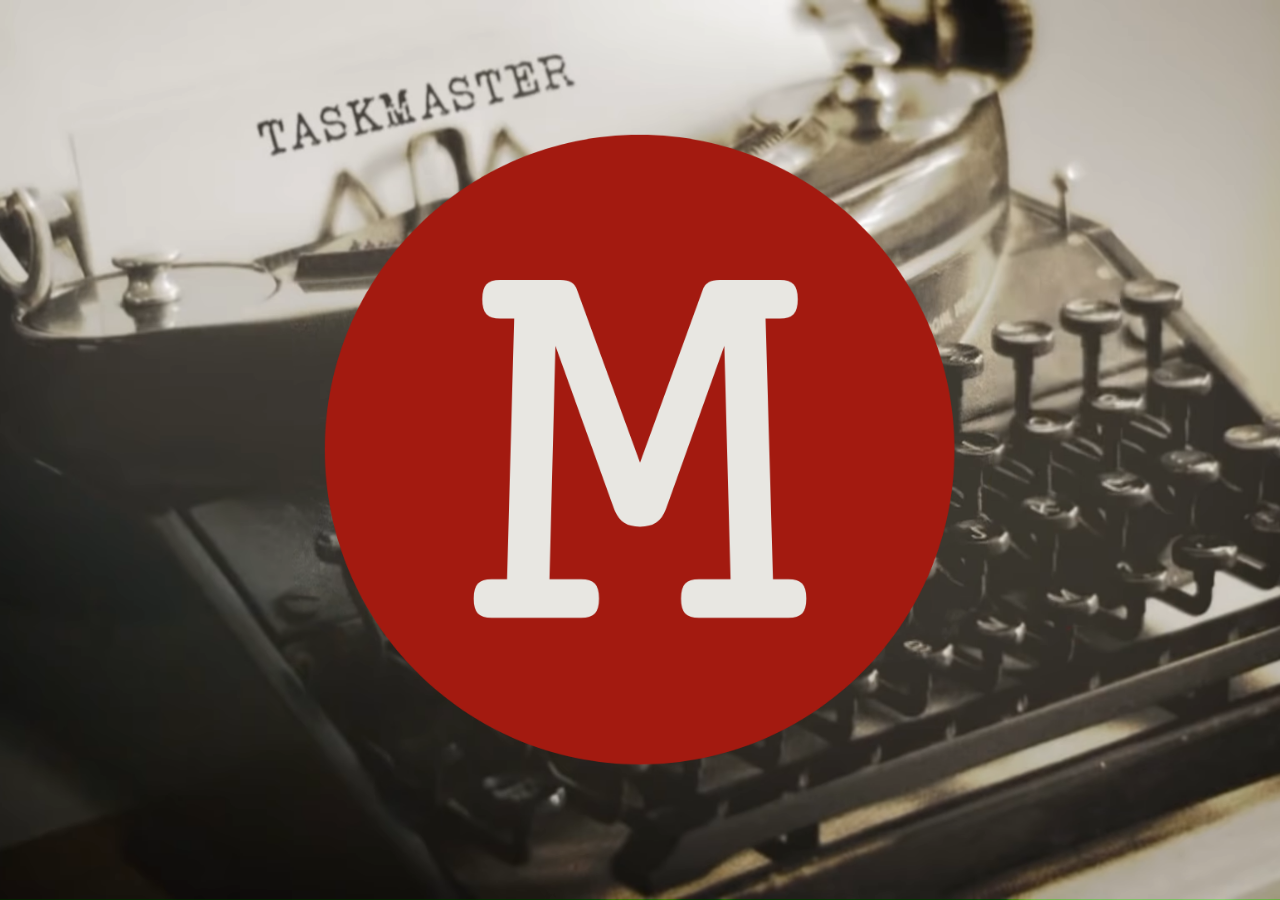
<file: index.html>
<!DOCTYPE html>
<html lang="en">
<head>
    <meta charset="UTF-8">
    <meta name="viewport" content="width=device-width, initial-scale=1.0">
    <title>M</title>
    <link rel="stylesheet" href="./css/style.css" type="text/css">
    <link rel="icon" type="image/png" href="./images/M_nobg.png">
</head>

<body>
	<div class="logo">
		<img src="./images/M_nobg.png"> <!-- "./" means same directory -->
	</div>
</body>
</file>
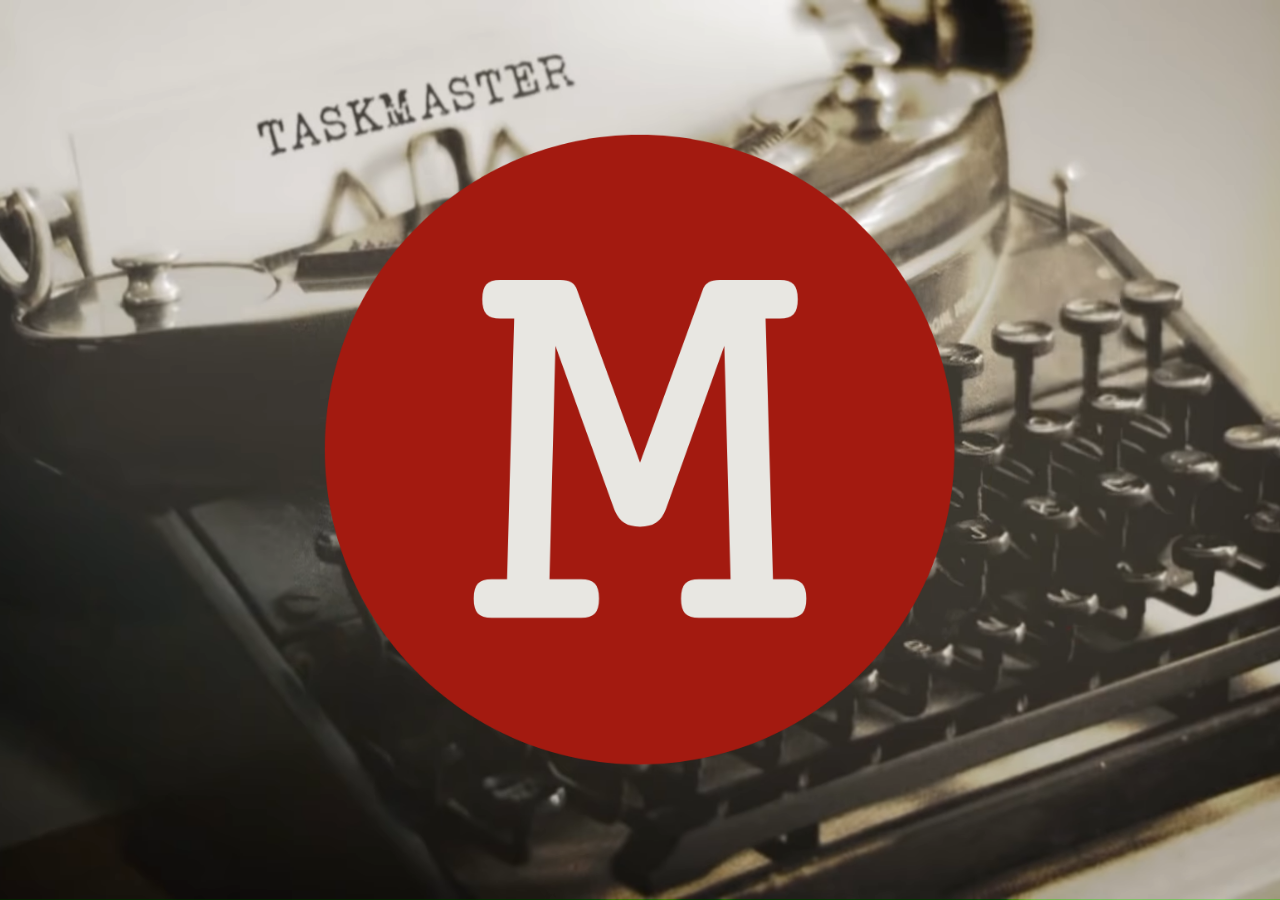
<file: M.html>
<!DOCTYPE html>
<html lang="en">
<head>
    <meta charset="UTF-8">
    <meta name="viewport" content="width=device-width, initial-scale=1.0">
    <title>M</title>
    <link rel="stylesheet" href="./css/M.css" type="text/css">
</head>

<body>
	<div class="logo">
		<img src="./images/M_nobg.png"> <!-- "./" means same directory -->
	</div>
</body>
</file>
<file: css/style.css>
body {
    margin: 0;
    padding: 0;
    overflow: hidden;
    background-color: #e8e7e2;
    background-image: url("../images/bg_typewriter.png");
    background-size: cover;
    background-repeat: no-repeat;
    background-position: center;
    display: flex;
    justify-content: center;
    align-items: center;
    height: 100vh;
    width: 100vw;
}

.logo {
	height: 70vw;
	width: 70vw;
	display: flex;
}
</file>
<file: css/M.css>
body {
    margin: 0;
    padding: 0;
    overflow: hidden;
	background-color: #e8e7e2;
	background-image: url("../images/bg_typewriter.png");
	background-size: cover;
	background-position: center;
	background-repeat: no-repeat;
    display: flex;
    justify-content: center;
    align-items: center;
    height: 100vh;
	width: 100vw;
}

.logo {
	height: 70vw;
	width: 70vw;
	display: flex;
}
</file>
